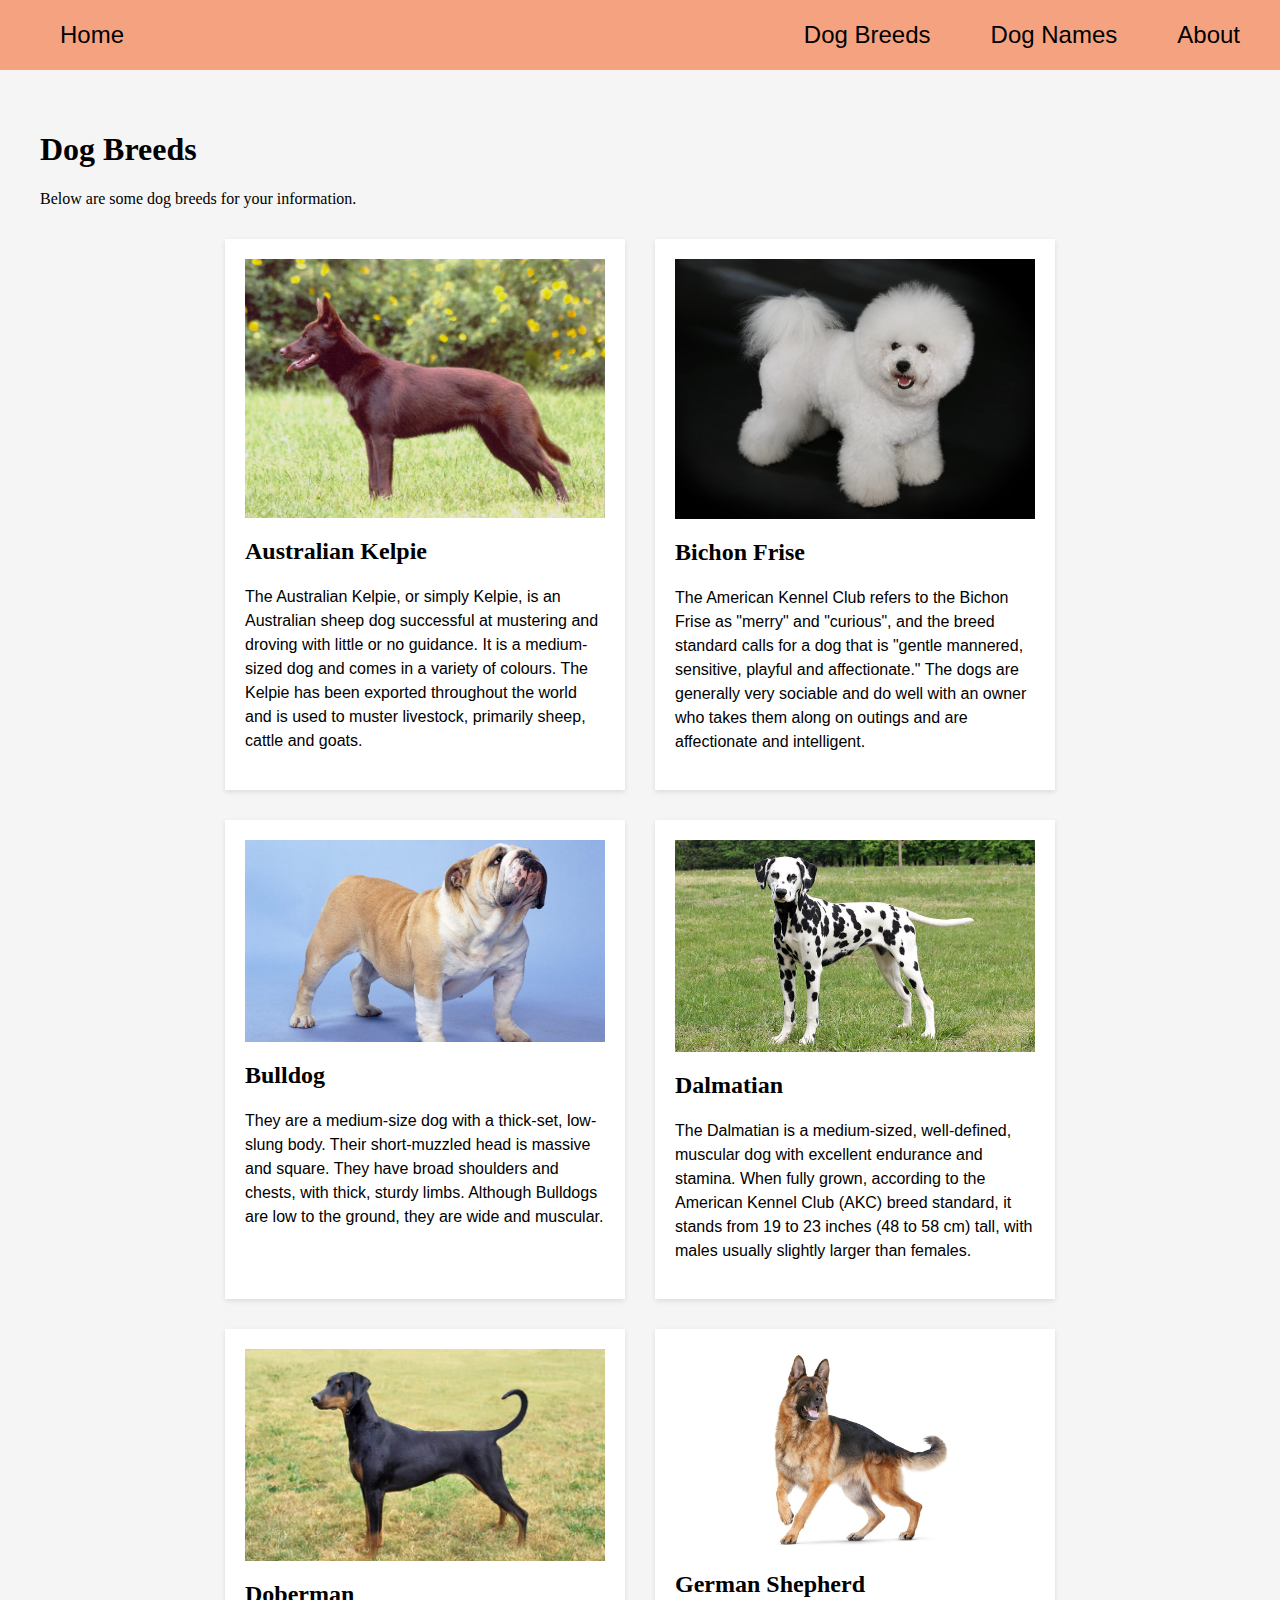
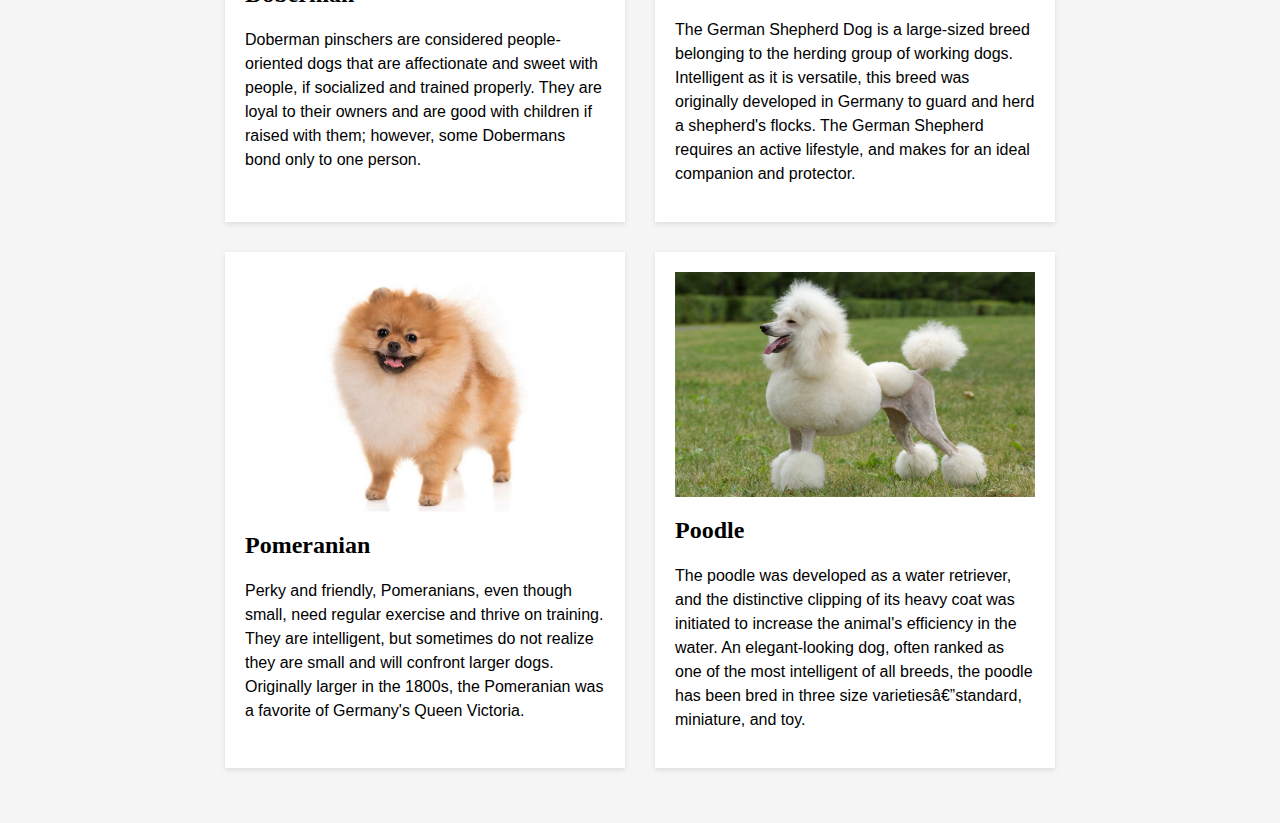
<file: completed/index.html>
<!DOCTYPE html>
<html lang="en">
<head>
  <meta charset="UTF-8">
  <meta name="viewport" content="width=device-width, initial-scale=1.0">
  <meta http-equiv="X-UA-Compatible" content="ie=edge">
  <link rel="stylesheet" href="style.css">
  <title>Dog Breeds</title>
</head>
<body>
  <header>
    <nav>
      <ul>
        <li id="title"><a href="#">Home</a></li>
        <li><a href="#">Dog Breeds</a></li>
        <li><a href="#">Dog Names</a></li>
        <li><a href="#">About</a></li>
      </ul>
    </nav>
  </header>
  <main>
    <h1>Dog Breeds</h1>
    <p>Below are some dog breeds for your information.</p>
    <section>
      <article>
        <img src="./img/australian-kelpie.jpg" alt="australian-kelpie">
        <h2>Australian Kelpie</h2>
        <p>The Australian Kelpie, or simply Kelpie, is an Australian sheep dog successful at mustering and droving with little or no guidance. It is a medium-sized dog and comes in a variety of colours. The Kelpie has been exported throughout the world and is used to muster livestock, primarily sheep, cattle and goats.</p>
      </article>
      <article>
        <img src="./img/bichon-frise.jpg" alt="bichon-frise">
        <h2>Bichon Frise</h2>
        <p>The American Kennel Club refers to the Bichon Frise as "merry" and "curious", and the breed standard calls for a dog that is "gentle mannered, sensitive, playful and affectionate." The dogs are generally very sociable and do well with an owner who takes them along on outings and are affectionate and intelligent.</p>
      </article>
      <article>
        <img src="./img/bulldog.jpg" alt="bulldog">
        <h2>Bulldog</h2>
        <p>They are a medium-size dog with a thick-set, low-slung body. Their short-muzzled head is massive and square. They have broad shoulders and chests, with thick, sturdy limbs. Although Bulldogs are low to the ground, they are wide and muscular.</p>
      </article>
      <article>
        <img src="./img/dalmatian.jpg" alt="dalmatian">
        <h2>Dalmatian</h2>
        <p>The Dalmatian is a medium-sized, well-defined, muscular dog with excellent endurance and stamina. When fully grown, according to the American Kennel Club (AKC) breed standard, it stands from 19 to 23 inches (48 to 58 cm) tall, with males usually slightly larger than females.</p>
      </article>  
      <article>
        <img src="./img/doberman.jpg" alt="doberman">
        <h2>Doberman</h2>
        <p>Doberman pinschers are considered people-oriented dogs that are affectionate and sweet with people, if socialized and trained properly. They are loyal to their owners and are good with children if raised with them; however, some Dobermans bond only to one person.</p>
      </article>
      <article>
        <img src="./img/german-shepherd.jpg" alt="german-shepherd">
        <h2>German Shepherd</h2>
        <p>The German Shepherd Dog is a large-sized breed belonging to the herding group of working dogs. Intelligent as it is versatile, this breed was originally developed in Germany to guard and herd a shepherd's flocks. The German Shepherd requires an active lifestyle, and makes for an ideal companion and protector.</p>
      </article>
      <article>
        <img src="./img/pomeranian.jpg" alt="pomeranian">
        <h2>Pomeranian</h2>
        <p>Perky and friendly, Pomeranians, even though small, need regular exercise and thrive on training. They are intelligent, but sometimes do not realize they are small and will confront larger dogs. Originally larger in the 1800s, the Pomeranian was a favorite of Germany's Queen Victoria.</p>
      </article>
      <article>
        <img src="./img/poodle.jpg" alt="poodle">
        <h2>Poodle</h2>
        <p>The poodle was developed as a water retriever, and the distinctive clipping of its heavy coat was initiated to increase the animal's efficiency in the water. An elegant-looking dog, often ranked as one of the most intelligent of all breeds, the poodle has been bred in three size varietiesâ€”standard, miniature, and toy.</p>
      </article>
    </section>
  </main>
</body>
</html>
</file>
<file: completed/style.css>
html {
  background-color: whitesmoke;
}

main {
  padding: 40px;
}

body {
  margin: 0px;
}

header {
  background-color: #F5A281;
  width: 100%;
  height: 70px;
}

ul {
  display: flex;
  justify-content: flex-end;
  list-style-type: none;
  font-size: 20px;
  margin: 0px;
}

li {
  margin: 20px;
  font-family: Arial;
}

#title {
  margin-right: auto;
}

li a {
  text-decoration: none;
  color:black;
}

li a:hover {
  text-decoration: underline;
}

img {
  display: block;
  width: 100%;
  height: auto;
}

section {
  width: 100%;
  display: flex;
  flex-wrap: wrap;
  justify-content: center;
}

article {
  padding: 20px;
  margin: 15px;
  background-color: white;
  box-shadow: 0 2px 5px rgba(0,0,0,0.1);
  width: 30%;
  
  position: relative;
  top: 0;
  transition: all .1s ease-in;
}

article:hover {
  top: -2px;
  box-shadow: 0 4px 5px rgba(0,0,0,0.2);
}

article > p {
  font-family: Arial;
  line-height: 1.5;
}

/* Clean up duplicates */

html {
  background-color: whitesmoke;
}

body {
  margin: 0px;
}

header {
  display: flex;
  flex-direction: column;
  justify-content: center;
  background-color: #F5A281;
  /* width: 100%; */
  height: 70px; 
}

nav > ul {
  display: flex;
  justify-content: flex-end;
  list-style-type: none;
}

nav > ul > li {
  margin-right: 40px;
}

nav > ul > li > a {
  font-family: Arial;
  text-decoration: none;
  color: black;
  font-size: larger;
}

nav > ul > li > a:hover {
  text-decoration: underline;
}

nav > ul > li:first-child {
  margin-right: auto;
}

article {
  padding: 20px;
  margin: 15px;
  background: white;
  box-shadow: 0 2px 5px rgba(0,0,0,0.1);
  /* display: flex; */
  width: 30%;
  /* flex-direction: column; */
  
  /* position: relative; */
  /* top: 0; */
  /* transition: all .1s ease-in; */
}

img {
  display: block;
  width: 100%;
  height: auto;
}
</file>
